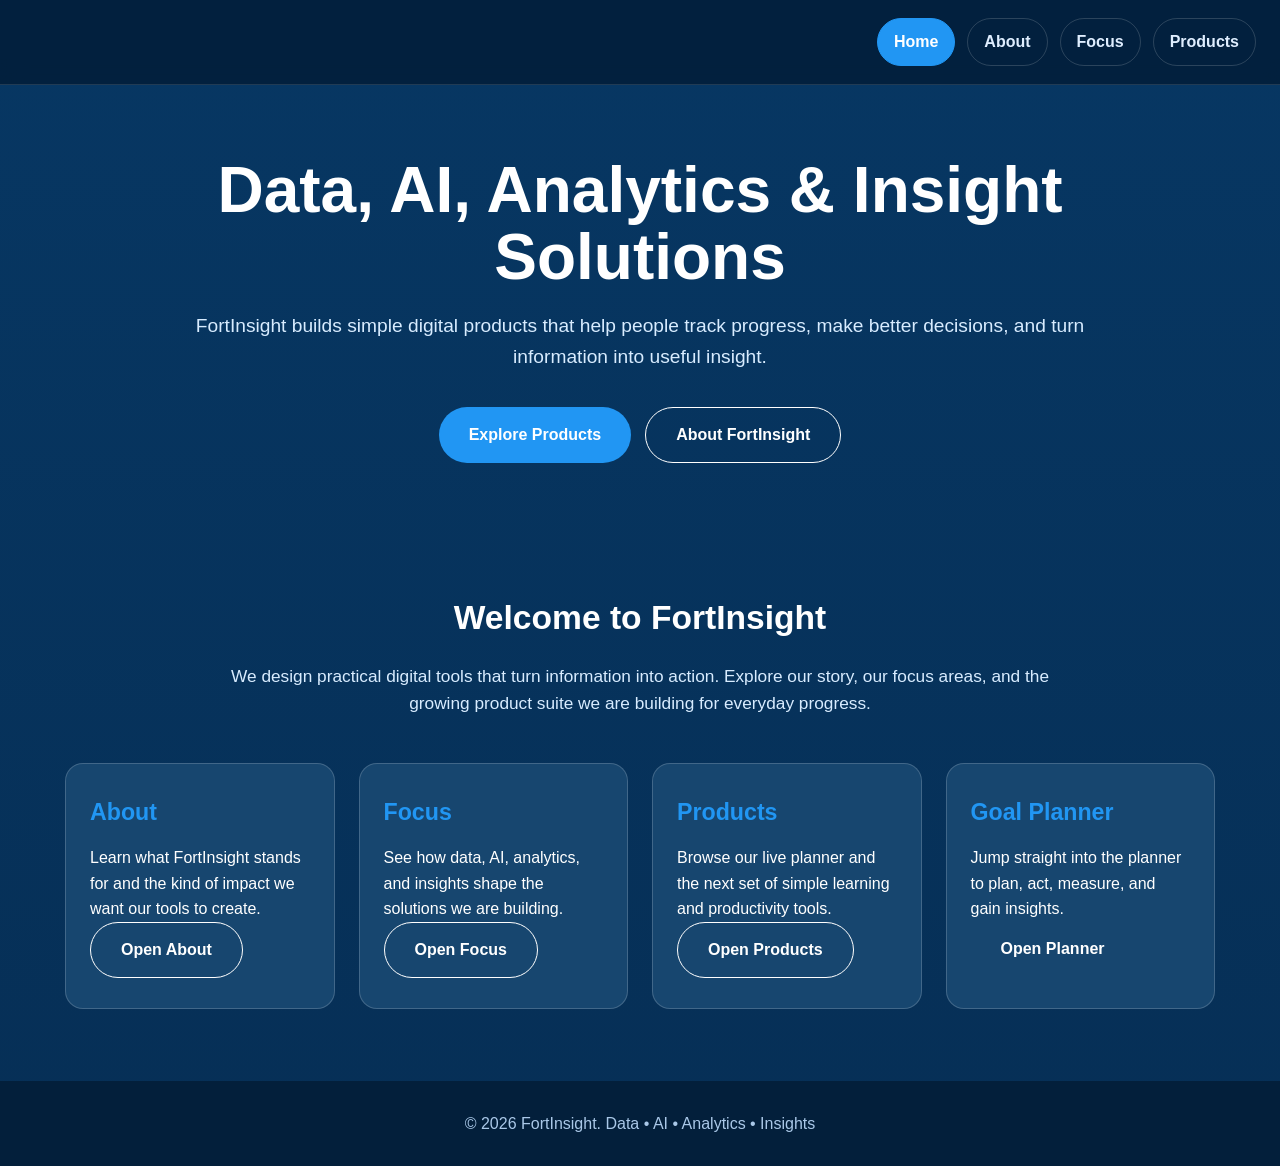
<file: index.html>
<!DOCTYPE html>
<html lang="en">
<head>
  <meta charset="UTF-8" />
  <meta http-equiv="refresh" content="0; url=home.html" />
  <meta name="viewport" content="width=device-width, initial-scale=1.0" />
  <title>FortInsight</title>
  <script>
    window.location.replace("home.html");
  </script>
</head>
<body>
  <p>Redirecting to <a href="home.html">FortInsight Home</a>...</p>
</body>
</html>
</file>
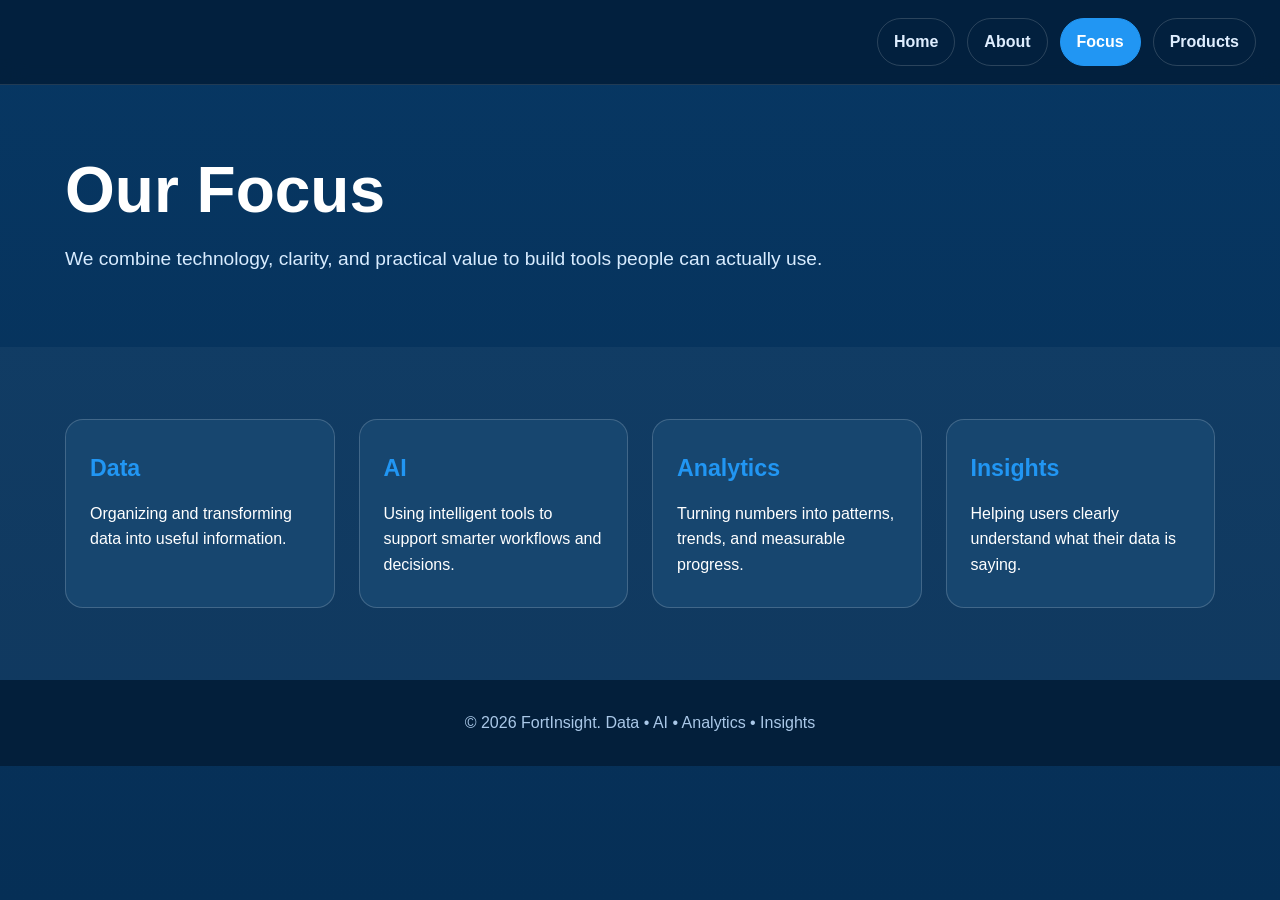
<file: focus.html>
<!DOCTYPE html>
<html lang="en">
<head>
  <meta charset="UTF-8" />
  <meta name="viewport" content="width=device-width, initial-scale=1.0" />
  <title>FortInsight | Focus</title>
  <link rel="manifest" href="manifest.webmanifest">
  <link rel="icon" href="assets/fortinsight-mark.svg" type="image/svg+xml">
  <link rel="apple-touch-icon" href="assets/fortinsight-mark.svg">
  <meta name="theme-color" content="#073763">
  <link rel="stylesheet" href="fortinsight-site.css">
</head>
<body>
  <div class="site-shell">
    <nav class="site-nav" aria-label="FortInsight">
      <a class="site-nav__brand" href="home.html">
        <!-- <img src="assets/fortinsight-logo.png" alt="FortInsight Logo"> -->
      </a>
      <div class="site-nav__links">
        <a href="home.html">Home</a>
        <a href="about.html">About</a>
        <a class="is-active" href="focus.html">Focus</a>
        <a href="products.html">Products</a>
      </div>
    </nav>

    <section class="page-section">
      <div class="page-content">
        <h1>Our Focus</h1>
        <p class="page-lead">
          We combine technology, clarity, and practical value to build tools people can actually use.
        </p>
      </div>
    </section>

    <section class="page-section page-section--soft">
      <div class="page-content">
        <div class="cards">
          <div class="card">
            <h3>Data</h3>
            <p>Organizing and transforming data into useful information.</p>
          </div>
          <div class="card">
            <h3>AI</h3>
            <p>Using intelligent tools to support smarter workflows and decisions.</p>
          </div>
          <div class="card">
            <h3>Analytics</h3>
            <p>Turning numbers into patterns, trends, and measurable progress.</p>
          </div>
          <div class="card">
            <h3>Insights</h3>
            <p>Helping users clearly understand what their data is saying.</p>
          </div>
        </div>
      </div>
    </section>

    <footer class="site-footer">
      <div class="site-footer__inner">
        <p>&copy; 2026 FortInsight. Data • AI • Analytics • Insights</p>
      </div>
    </footer>
  </div>
</body>
</html>
</file>
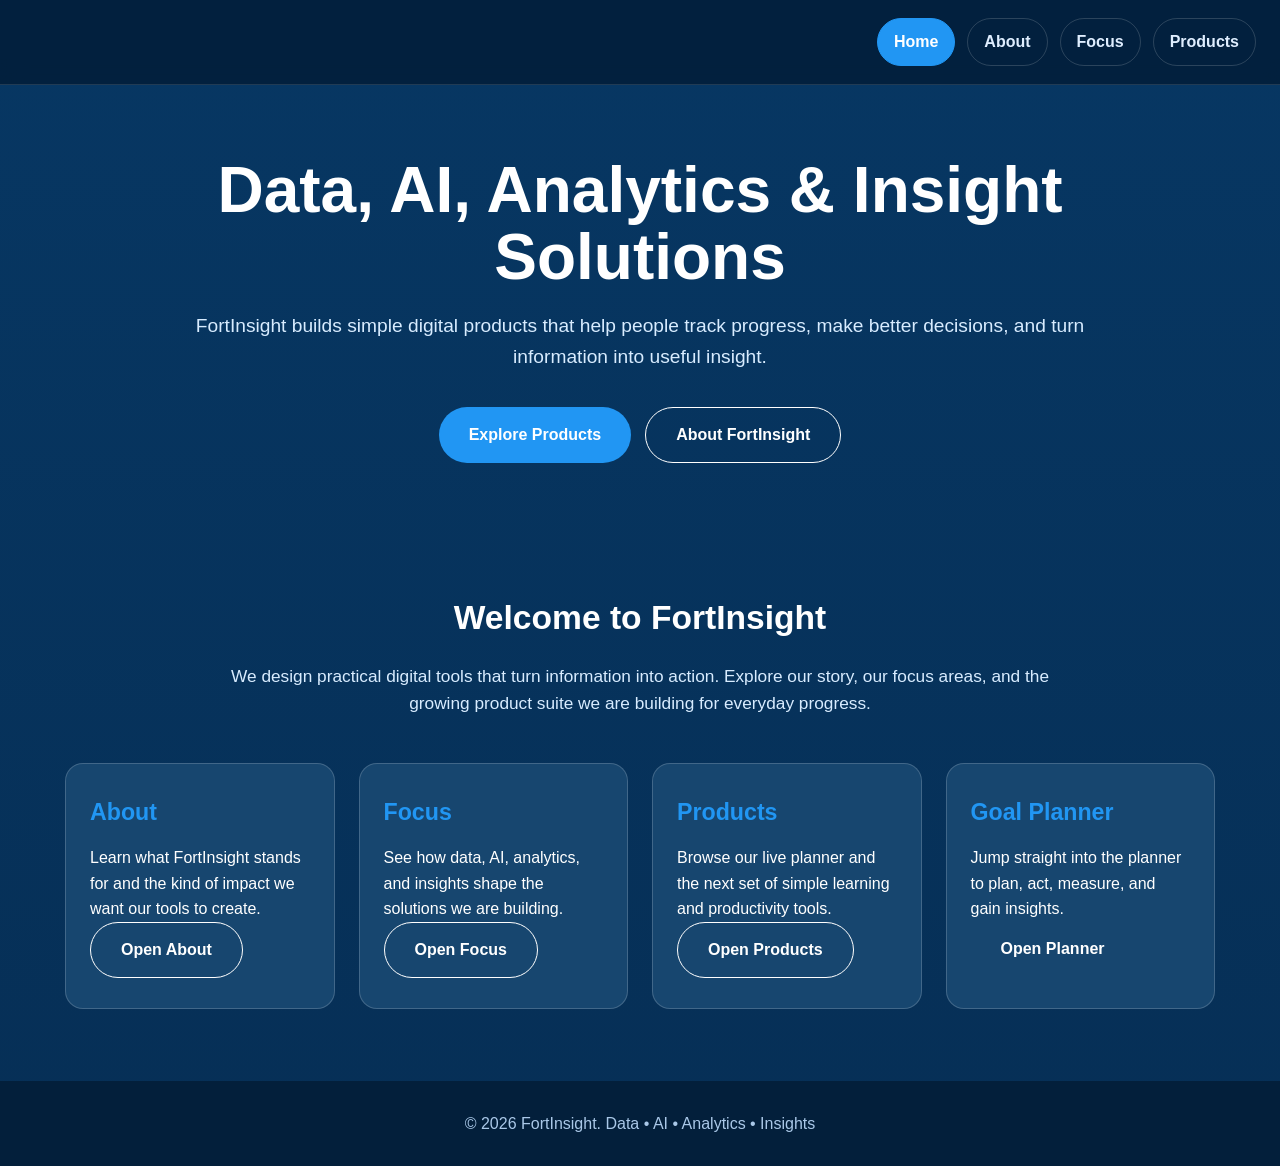
<file: home.html>
<!DOCTYPE html>
<html lang="en">
<head>
  <meta charset="UTF-8" />
  <meta name="viewport" content="width=device-width, initial-scale=1.0" />
  <title>FortInsight | Home</title>
  <link rel="manifest" href="manifest.webmanifest">
  <link rel="icon" href="assets/fortinsight-mark.svg" type="image/svg+xml">
  <link rel="apple-touch-icon" href="assets/fortinsight-mark.svg">
  <meta name="theme-color" content="#073763">
  <meta name="apple-mobile-web-app-capable" content="yes">
  <meta name="apple-mobile-web-app-title" content="FortInsight">
  <link rel="stylesheet" href="fortinsight-site.css">
</head>
<body>
  <div class="site-shell">
    <nav class="site-nav" aria-label="FortInsight">
      <a class="site-nav__brand" href="home.html">
        <!-- <img src="assets/fortinsight-logo.svg" alt="FortInsight Logo"> -->
      </a>
      <div class="site-nav__links">
        <a class="is-active" href="home.html">Home</a>
        <a href="about.html">About</a>
        <a href="focus.html">Focus</a>
        <a href="products.html">Products</a>
      </div>
    </nav>

    <header class="hero">
      <div class="hero-content">
        <h1>Data, AI, Analytics & Insight Solutions</h1>
        <p class="tagline">
          FortInsight builds simple digital products that help people track progress,
          make better decisions, and turn information into useful insight.
        </p>
        <div class="hero-buttons">
          <a href="products.html" class="primary-btn">Explore Products</a>
          <a href="about.html" class="secondary-btn">About FortInsight</a>
        </div>
      </div>
    </header>

    <section class="page-section">
      <div class="page-content">
        <h2 class="section-title">Welcome to FortInsight</h2>
        <p class="section-text">
          We design practical digital tools that turn information into action. Explore our story,
          our focus areas, and the growing product suite we are building for everyday progress.
        </p>
        <div class="cards">
          <div class="card">
            <h3>About</h3>
            <p>Learn what FortInsight stands for and the kind of impact we want our tools to create.</p>
            <p><a class="button-link button-link--secondary" href="about.html">Open About</a></p>
          </div>
          <div class="card">
            <h3>Focus</h3>
            <p>See how data, AI, analytics, and insights shape the solutions we are building.</p>
            <p><a class="button-link button-link--secondary" href="focus.html">Open Focus</a></p>
          </div>
          <div class="card">
            <h3>Products</h3>
            <p>Browse our live planner and the next set of simple learning and productivity tools.</p>
            <p><a class="button-link button-link--secondary" href="products.html">Open Products</a></p>
          </div>
          <div class="card">
            <h3>Goal Planner</h3>
            <p>Jump straight into the planner to plan, act, measure, and gain insights.</p>
            <p><a class="button-link" href="login.html">Open Planner</a></p>
          </div>
        </div>
      </div>
    </section>

    <footer class="site-footer">
      <div class="site-footer__inner">
        <p>&copy; 2026 FortInsight. Data • AI • Analytics • Insights</p>
      </div>
    </footer>
  </div>
</body>
</html>
</file>
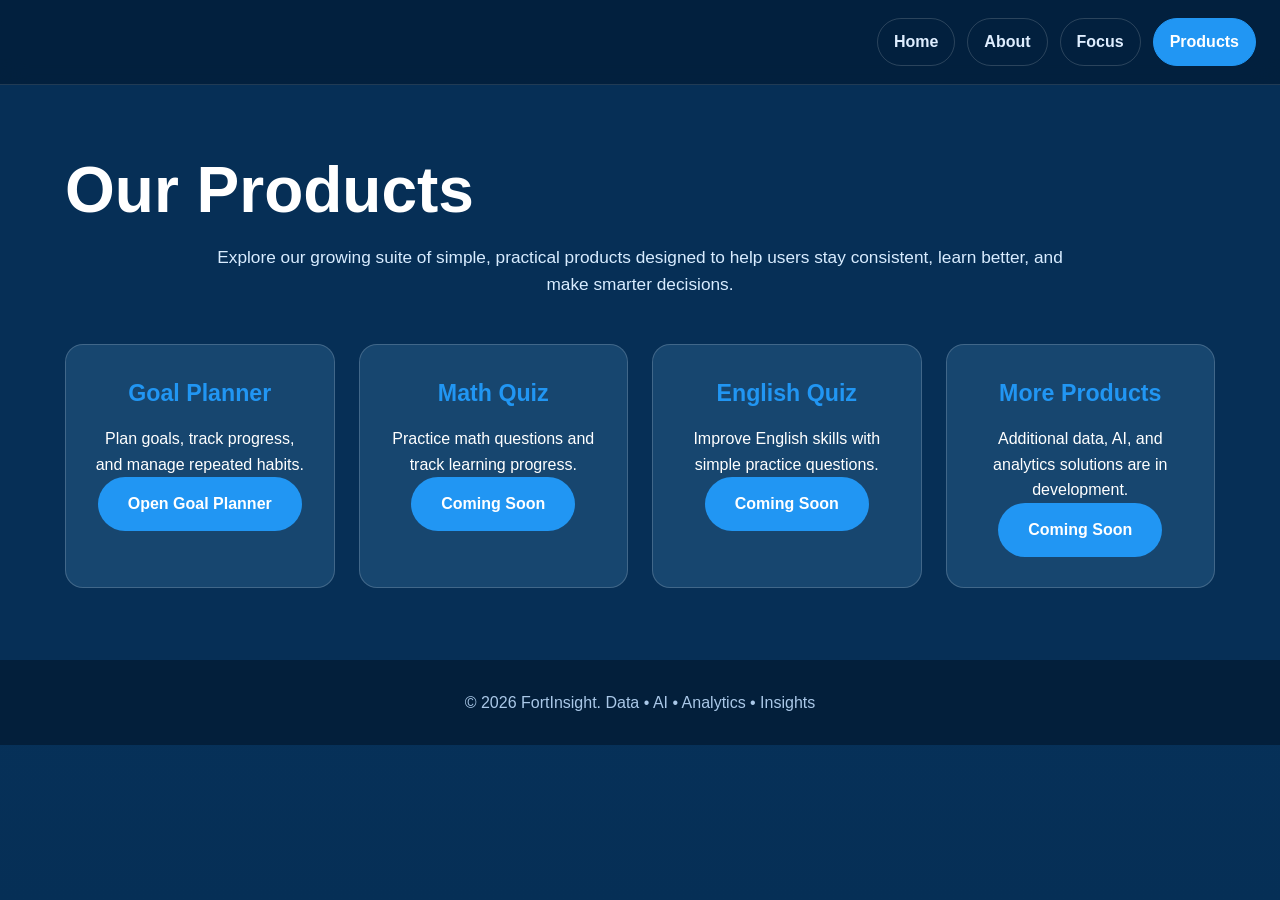
<file: products.html>
<!DOCTYPE html>
<html lang="en">
<head>
  <meta charset="UTF-8" />
  <meta name="viewport" content="width=device-width, initial-scale=1.0" />
  <title>FortInsight | Products</title>
  <link rel="manifest" href="manifest.webmanifest">
  <link rel="icon" href="assets/fortinsight-mark.svg" type="image/svg+xml">
  <link rel="apple-touch-icon" href="assets/fortinsight-mark.svg">
  <meta name="theme-color" content="#073763">
  <link rel="stylesheet" href="fortinsight-site.css">
</head>
<body>
  <div class="site-shell">
    <nav class="site-nav" aria-label="FortInsight">
      <a class="site-nav__brand" href="home.html">
        <!-- <img src="assets/fortinsight-logo.png" alt="FortInsight Logo"> -->
      </a>
      <div class="site-nav__links">
        <a href="home.html">Home</a>
        <a href="about.html">About</a>
        <a href="focus.html">Focus</a>
        <a class="is-active" href="products.html">Products</a>
      </div>
    </nav>

    <section class="page-section products-section">
      <div class="products-inner">
        <h1>Our Products</h1>
        <p class="section-text">
          Explore our growing suite of simple, practical products designed to help users stay
          consistent, learn better, and make smarter decisions.
        </p>

        <div class="cards">
          <div class="product-card">
            <h3>Goal Planner</h3>
            <p>Plan goals, track progress, and manage repeated habits.</p>
            <a href="login.html" class="product-link">Open Goal Planner</a>
          </div>

          <div class="product-card">
            <h3>Math Quiz</h3>
            <p>Practice math questions and track learning progress.</p>
            <a href="#" class="product-link">Coming Soon</a>
          </div>

          <div class="product-card">
            <h3>English Quiz</h3>
            <p>Improve English skills with simple practice questions.</p>
            <a href="#" class="product-link">Coming Soon</a>
          </div>

          <div class="product-card">
            <h3>More Products</h3>
            <p>Additional data, AI, and analytics solutions are in development.</p>
            <a href="#" class="product-link">Coming Soon</a>
          </div>
        </div>
      </div>
    </section>

    <footer class="site-footer">
      <div class="site-footer__inner">
        <p>&copy; 2026 FortInsight. Data • AI • Analytics • Insights</p>
      </div>
    </footer>
  </div>
</body>
</html>
</file>
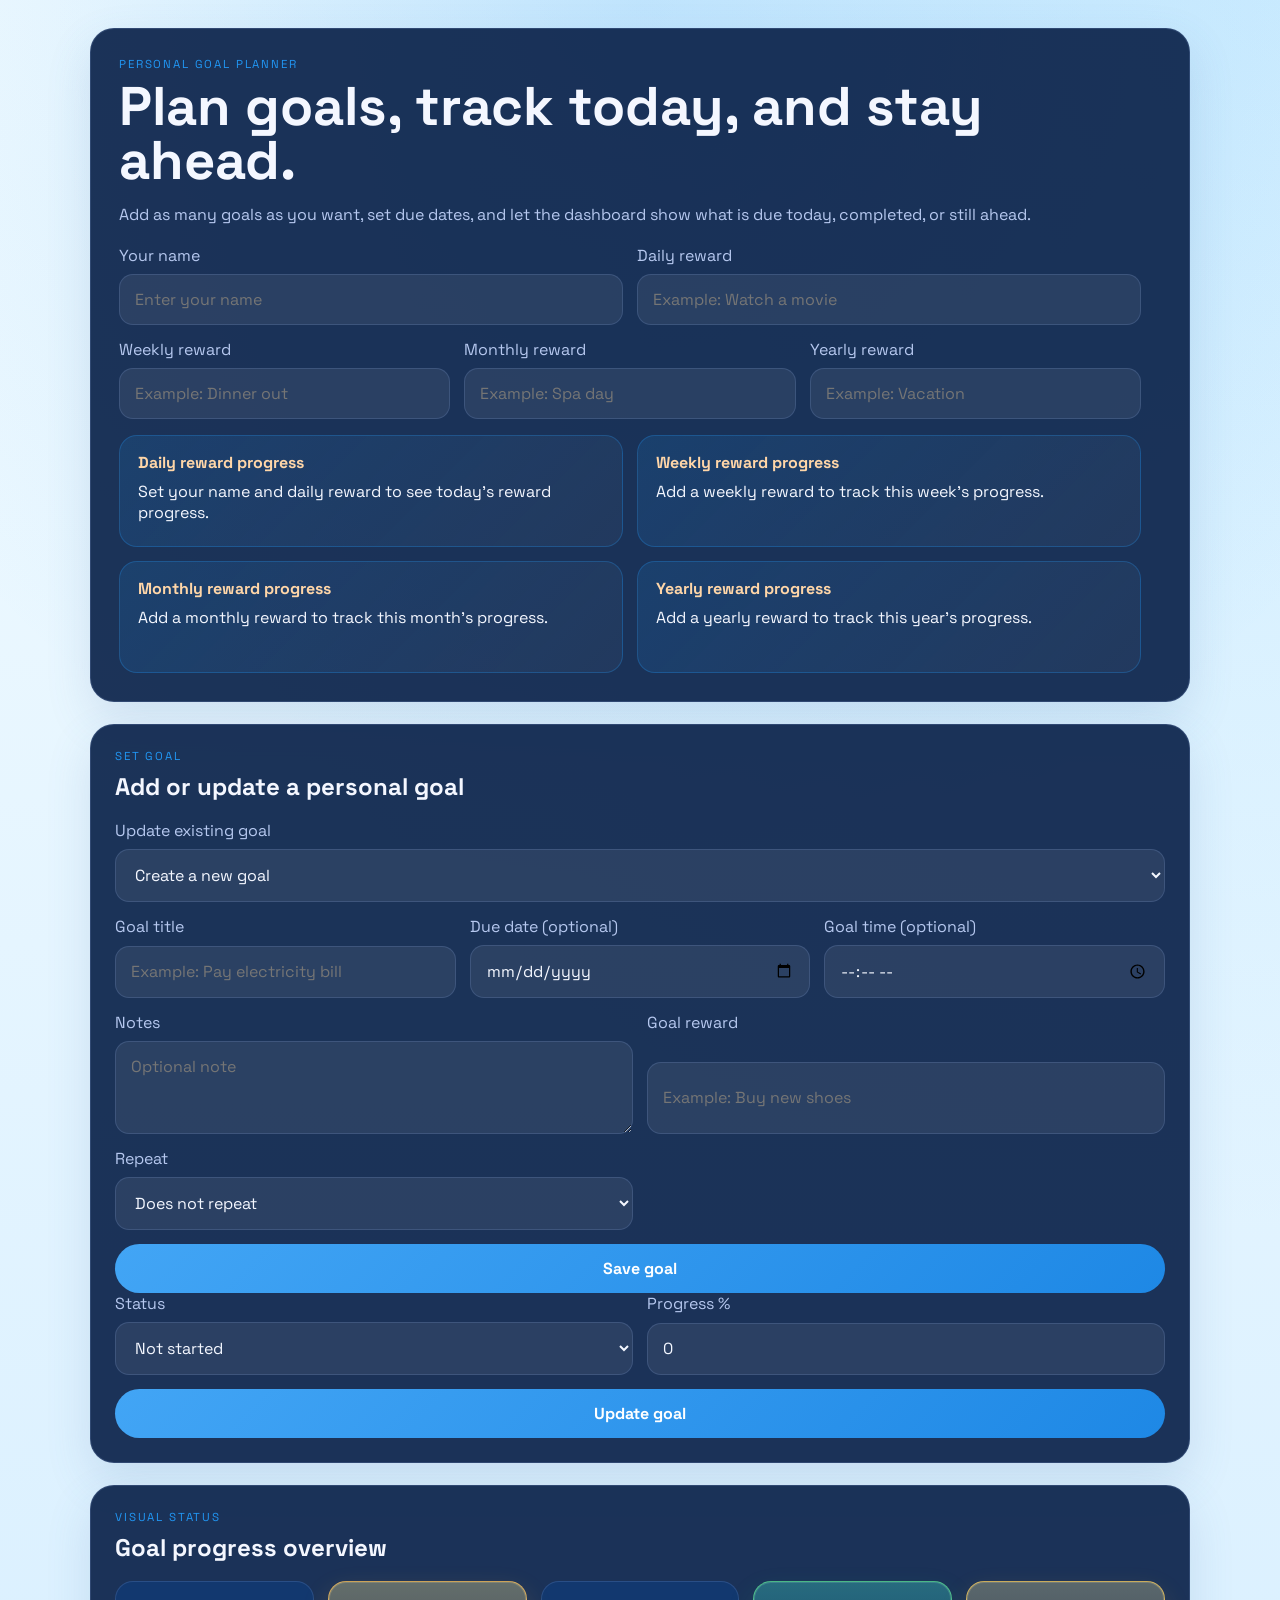
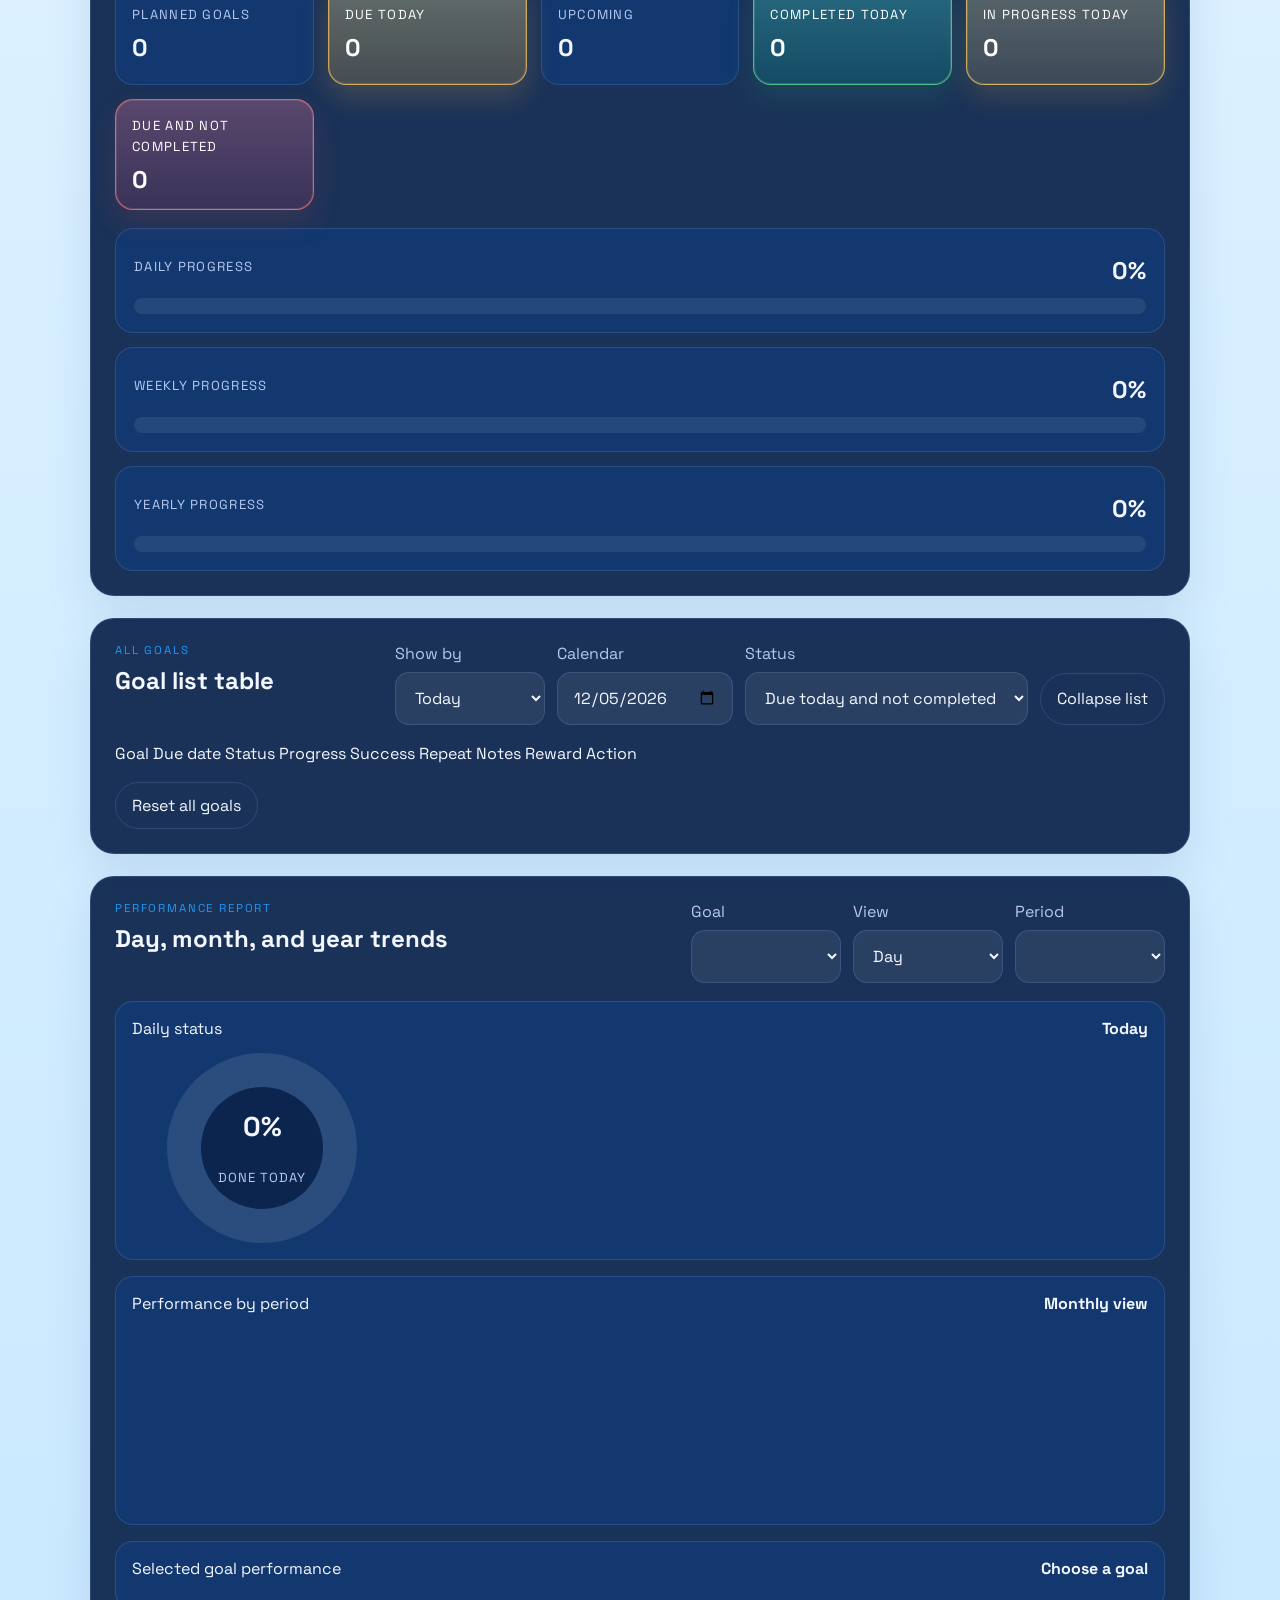
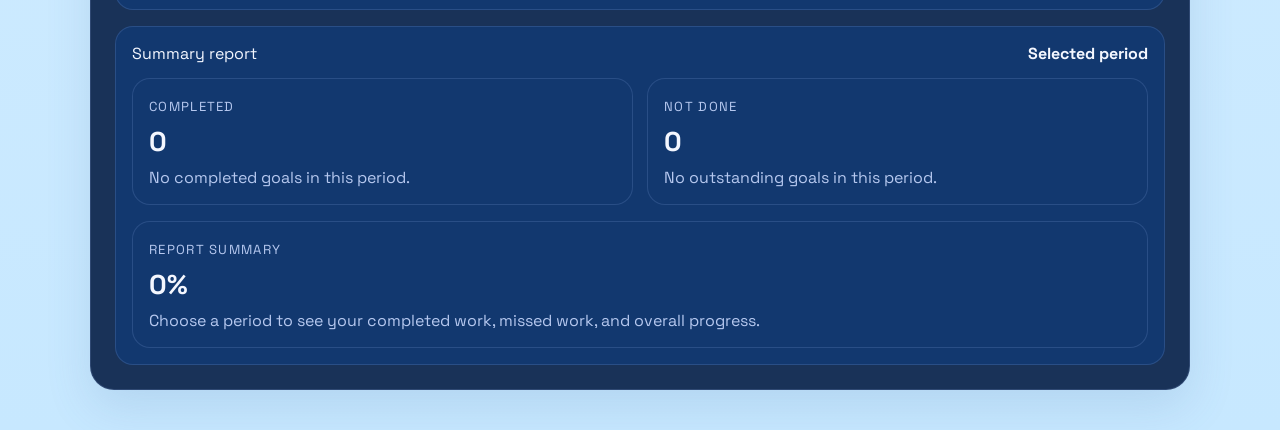
<file: rebuilt-dashboard.html>
<!DOCTYPE html>
<html lang="en">
<head>
  <meta charset="UTF-8">
  <meta name="viewport" content="width=device-width, initial-scale=1.0">
  <title>Personal Daily Goals Dashboard</title>
  <link rel="preconnect" href="https://fonts.googleapis.com">
  <link rel="preconnect" href="https://fonts.gstatic.com" crossorigin>
  <link href="https://fonts.googleapis.com/css2?family=Space+Grotesk:wght@400;500;700&display=swap" rel="stylesheet">
  <link rel="stylesheet" href="styles.css?v=2026-04-22-1">
</head>
<body>
  <div class="app-shell">
    <header class="hero">
      <div>
        <p class="eyebrow">Personal goal planner</p>
        <h1>Plan goals, track today, and stay ahead.</h1>
        <p class="hero-text">
          Add as many goals as you want, set due dates, and let the dashboard show what is due today, completed, or still ahead.
        </p>
        <form id="profileForm" class="profile-form">
          <div class="two-up">
            <label>
              Your name
              <input id="profileName" name="profileName" type="text" placeholder="Enter your name">
            </label>
            <label>
              Daily reward
              <input id="dailyReward" name="dailyReward" type="text" placeholder="Example: Watch a movie">
            </label>
          </div>
          <div class="three-up reward-input-grid">
            <label>
              Weekly reward
              <input id="weeklyReward" name="weeklyReward" type="text" placeholder="Example: Dinner out">
            </label>
            <label>
              Monthly reward
              <input id="monthlyReward" name="monthlyReward" type="text" placeholder="Example: Spa day">
            </label>
            <label>
              Yearly reward
              <input id="yearlyReward" name="yearlyReward" type="text" placeholder="Example: Vacation">
            </label>
          </div>
        </form>
        <div class="reward-banner-grid">
          <div id="rewardBannerDaily" class="reward-banner">
            <strong id="rewardBannerDailyTitle">Daily reward progress</strong>
            <p id="rewardBannerDailyText">Set your name and daily reward to see today’s reward progress.</p>
          </div>
          <div id="rewardBannerWeekly" class="reward-banner">
            <strong id="rewardBannerWeeklyTitle">Weekly reward progress</strong>
            <p id="rewardBannerWeeklyText">Add a weekly reward to track this week’s progress.</p>
          </div>
          <div id="rewardBannerMonthly" class="reward-banner">
            <strong id="rewardBannerMonthlyTitle">Monthly reward progress</strong>
            <p id="rewardBannerMonthlyText">Add a monthly reward to track this month’s progress.</p>
          </div>
          <div id="rewardBannerYearly" class="reward-banner">
            <strong id="rewardBannerYearlyTitle">Yearly reward progress</strong>
            <p id="rewardBannerYearlyText">Add a yearly reward to track this year’s progress.</p>
          </div>
        </div>
      </div>
      <div class="hero-date" id="todayLabel"></div>
    </header>

    <main class="layout">
      <section class="card form-card">
        <div class="section-heading">
          <div>
            <p class="section-label">Set goal</p>
            <h2>Add or update a personal goal</h2>
          </div>
        </div>

        <form id="goalForm" class="goal-form">
          <label>
            Update existing goal
            <select id="goalPicker" name="goalPicker">
              <option value="">Create a new goal</option>
            </select>
          </label>
          <div class="three-up">
            <label>
              Goal title
              <input id="goalTitle" name="goalTitle" type="text" placeholder="Example: Pay electricity bill" required>
            </label>
            <label>
              Due date (optional)
              <input id="goalDate" name="goalDate" type="date">
            </label>
            <label>
              Goal time (optional)
              <input id="goalTime" name="goalTime" type="time">
            </label>
          </div>
          <div class="two-up">
            <label>
              Notes
              <textarea id="goalNotes" name="goalNotes" rows="3" placeholder="Optional note"></textarea>
            </label>
            <label>
              Goal reward
              <input id="goalReward" name="goalReward" type="text" placeholder="Example: Buy new shoes">
            </label>
          </div>
          <div class="two-up">
            <label>
              Repeat
              <select id="goalRepeat" name="goalRepeat">
                <option value="none">Does not repeat</option>
                <option value="daily">Daily</option>
                <option value="weekly">Weekly</option>
                <option value="monthly">Monthly</option>
                <option value="yearly">Yearly</option>
                <option value="custom">Custom</option>
              </select>
            </label>
          </div>
          <div id="customRepeatWrap" class="two-up" hidden>
            <label>
              Repeat every
              <input id="goalRepeatInterval" name="goalRepeatInterval" type="number" min="1" step="1" value="2">
            </label>
            <label>
              Unit
              <select id="goalRepeatUnit" name="goalRepeatUnit">
                <option value="day">Days</option>
                <option value="week">Weeks</option>
                <option value="month">Months</option>
                <option value="year">Years</option>
              </select>
            </label>
          </div>
          <button id="goalSubmitButton" type="submit" class="primary-btn">Save goal</button>
        </form>

        <form id="updateGoalForm" class="goal-form">
          <div class="two-up">
            <label>
              Status
              <select id="updateGoalStatus" name="updateGoalStatus">
                <option value="not-started">Not started</option>
                <option value="in-progress">In progress</option>
                <option value="completed">Completed</option>
              </select>
            </label>
            <label>
              Progress %
              <input id="updateGoalProgress" name="updateGoalProgress" type="number" min="0" max="100" step="5" value="0">
            </label>
          </div>
          <button id="updateGoalSubmitButton" type="submit" class="primary-btn">Update goal</button>
        </form>

        <div id="subGoalSection" class="subgoal-panel" hidden>
          <div class="section-heading subgoal-heading">
            <div>
              <p class="section-label">Sub-goals</p>
              <h2>Break this goal into smaller steps</h2>
            </div>
          </div>
          <form id="subGoalForm" class="goal-form">
            <div class="two-up">
              <label>
                Sub-goal title
                <input id="subGoalTitle" name="subGoalTitle" type="text" placeholder="Example: Draft outline" required>
              </label>
              <label>
                Due date
                <input id="subGoalDate" name="subGoalDate" type="date" required>
              </label>
            </div>
            <button id="subGoalSubmitButton" type="submit" class="primary-btn">Add sub-goal</button>
          </form>
          <div id="selectedSubGoalList" class="subgoal-list"></div>
        </div>

      </section>

      <section class="card stats-card">
        <div class="section-heading">
          <div>
            <p class="section-label">Visual status</p>
            <h2>Goal progress overview</h2>
          </div>
        </div>

        <div class="stats-grid">
          <button id="toggleGoalList" class="stat-box stat-button" type="button" aria-expanded="true" aria-controls="goalList" data-target="allGoalsSection">
            <span>Planned goals</span>
            <strong id="totalGoals">0</strong>
          </button>
          <button class="stat-box stat-button stat-button--warning" type="button" data-target="allGoalsSection" data-range="today">
            <span>Due today</span>
            <strong id="todayGoals">0</strong>
          </button>
          <button class="stat-box stat-button" type="button" data-target="allGoalsSection">
            <span>Upcoming</span>
            <strong id="upcomingGoals">0</strong>
          </button>
          <button class="stat-box stat-button stat-button--success" type="button" data-target="allGoalsSection" data-range="today" data-status="completed">
            <span>Completed today</span>
            <strong id="todayCompletedGoals">0</strong>
          </button>
          <button class="stat-box stat-button stat-button--progress" type="button" data-target="allGoalsSection" data-range="today" data-status="in-progress">
            <span>In progress today</span>
            <strong id="todayInProgressGoals">0</strong>
          </button>
          <button class="stat-box stat-button stat-button--danger" type="button" data-target="allGoalsSection" data-range="all" data-status="due-not-completed">
            <span>Due and not completed</span>
            <strong id="dueNotCompletedGoals">0</strong>
          </button>
        </div>

        <div class="progress-stack">
          <div class="progress-panel">
            <div class="progress-copy">
              <span>Daily progress</span>
              <strong id="dailyProgressValue">0%</strong>
            </div>
            <div class="progress-bar">
              <div id="dailyProgressFill" class="progress-fill"></div>
            </div>
          </div>
          <div class="progress-panel">
            <div class="progress-copy">
              <span>Weekly progress</span>
              <strong id="weeklyProgressValue">0%</strong>
            </div>
            <div class="progress-bar">
              <div id="weeklyProgressFill" class="progress-fill"></div>
            </div>
          </div>
          <div class="progress-panel">
            <div class="progress-copy">
              <span>Yearly progress</span>
              <strong id="yearlyProgressValue">0%</strong>
            </div>
            <div class="progress-bar">
              <div id="yearlyProgressFill" class="progress-fill"></div>
            </div>
          </div>
        </div>
      </section>

      <section id="allGoalsSection" class="card all-goals-card">
        <div class="section-heading">
          <div>
            <p class="section-label">All goals</p>
            <h2>Goal list table</h2>
          </div>
          <div class="report-controls">
            <label class="period-picker">
              Show by
              <select id="goalListRange">
                <option value="all" selected>All</option>
                <option value="today">Today</option>
                <option value="tomorrow">Tomorrow</option>
                <option value="week">Week</option>
                <option value="month">Month</option>
                <option value="year">Year</option>
                <option value="calendar">Calendar</option>
              </select>
            </label>
            <label id="goalListCalendarWrap" class="period-picker" hidden>
              Calendar
              <input id="goalListCalendarDate" type="date">
            </label>
            <label class="period-picker">
              Status
              <select id="goalListStatus">
                <option value="all" selected>All</option>
                <option value="due-not-completed">Due and not completed</option>
                <option value="not-started">Not started</option>
                <option value="in-progress">In progress</option>
                <option value="completed">Completed</option>
              </select>
            </label>
            <button id="toggleGoalTableButton" class="ghost-btn compact-btn" type="button" aria-expanded="true" aria-controls="goalTableWrap">
              Collapse list
            </button>
          </div>
        </div>
        <div id="goalTableWrap" class="goal-table-wrap">
          <div class="goal-table-head">
            <span>Goal</span>
            <span>Due date</span>
            <span>Status</span>
            <span>Progress</span>
            <span>Success</span>
            <span>Repeat</span>
            <span>Notes</span>
            <span>Reward</span>
            <span>Action</span>
          </div>
          <div id="goalList" class="goal-table"></div>
          <button id="resetButton" class="ghost-btn" type="button">Reset all goals</button>
        </div>
      </section>

      <section class="card report-card">
        <div class="section-heading">
          <div>
            <p class="section-label">Performance report</p>
            <h2>Day, month, and year trends</h2>
          </div>
          <div class="report-controls">
            <label class="period-picker">
              Goal
              <select id="goalPerformanceGoal"></select>
            </label>
            <label class="period-picker">
              View
              <select id="reportRange">
                <option value="day" selected>Day</option>
                <option value="week">Week</option>
                <option value="month">Month</option>
                <option value="year">Year</option>
              </select>
            </label>
            <label class="period-picker">
              Period
              <select id="reportPeriod"></select>
            </label>
          </div>
        </div>

        <div class="chart-panel">
          <div class="chart-header">
            <span>Daily status</span>
            <strong id="dailyStatusCaption">Today</strong>
          </div>
          <div class="daily-status-wrap">
            <div class="donut-card">
              <div id="dailyDonut" class="donut-chart">
                <div class="donut-hole">
                  <strong id="dailyDonutValue">0%</strong>
                  <span>Done today</span>
                </div>
              </div>
            </div>
            <div id="dailyStatusLegend" class="daily-legend"></div>
          </div>
        </div>

          <div class="chart-panel">
            <div class="chart-header">
              <span>Performance by period</span>
              <strong id="chartCaption">Monthly view</strong>
            </div>
            <div id="trendChart" class="trend-chart" aria-label="Performance chart"></div>
          </div>

          <div class="chart-panel">
            <div class="chart-header">
              <span>Selected goal performance</span>
              <strong id="goalPerformanceCaption">Choose a goal</strong>
            </div>
            <div id="goalPerformanceList" class="performance-list"></div>
          </div>

          <div class="summary-report">
          <div class="chart-header">
            <span>Summary report</span>
            <strong id="summaryReportCaption">Selected period</strong>
          </div>
          <div class="summary-report-grid">
            <article class="report-box">
              <span class="report-label">Completed</span>
              <strong id="summaryCompleted">0</strong>
              <p id="summaryCompletedText" class="report-text">No completed goals in this period.</p>
            </article>
            <article class="report-box">
              <span class="report-label">Not done</span>
              <strong id="summaryOutstanding">0</strong>
              <p id="summaryOutstandingText" class="report-text">No outstanding goals in this period.</p>
            </article>
          </div>
          <article class="report-box summary-narrative">
            <span class="report-label">Report summary</span>
            <strong id="summaryProgress">0%</strong>
            <p id="summaryNarrative" class="report-text">Choose a period to see your completed work, missed work, and overall progress.</p>
          </article>
        </div>
      </section>
    </main>
  </div>

  <script src="rebuilt-dashboard.js?v=2026-04-23-1"></script>
</body>
</html>
</file>
<file: fortinsight-site.css>
* {
  box-sizing: border-box;
  margin: 0;
  padding: 0;
}

body {
  font-family: Arial, sans-serif;
  background: linear-gradient(180deg, #073763 0%, #062f56 100%);
  color: #ffffff;
  line-height: 1.6;
}

a {
  color: inherit;
}

.site-shell {
  min-height: 100vh;
}

.site-nav {
  position: sticky;
  top: 0;
  z-index: 20;
  display: flex;
  justify-content: space-between;
  align-items: center;
  gap: 18px;
  padding: 18px 24px;
  background: rgba(3, 31, 59, 0.92);
  backdrop-filter: blur(12px);
  border-bottom: 1px solid rgba(255, 255, 255, 0.12);
}

.site-nav__brand img {
  width: 220px;
  max-width: 100%;
  height: auto;
  display: block;
}

.site-nav__links {
  display: flex;
  flex-wrap: wrap;
  gap: 12px;
  align-items: center;
}

.site-nav__links a {
  text-decoration: none;
  padding: 10px 16px;
  border-radius: 999px;
  border: 1px solid rgba(255, 255, 255, 0.16);
  color: #dfeeff;
  font-weight: 700;
}

.site-nav__links a.is-active,
.site-nav__links a:hover,
.site-nav__links a:focus-visible {
  background: #2196f3;
  color: #ffffff;
  border-color: #2196f3;
}

.hero {
  padding: 72px 20px 56px;
}

.hero-content,
.page-content,
.products-inner,
.site-footer__inner {
  max-width: 1150px;
  margin: 0 auto;
}

.hero-content {
  text-align: center;
}

h1 {
  font-size: clamp(2.5rem, 5vw, 4rem);
  line-height: 1.05;
  margin-bottom: 20px;
  font-weight: 800;
}

.tagline,
.page-lead {
  font-size: 1.2rem;
  color: #d8ecff;
  max-width: 900px;
}

.tagline {
  margin: 0 auto 35px;
}

.hero-buttons {
  display: flex;
  flex-wrap: wrap;
  justify-content: center;
  gap: 14px;
}

.hero-buttons a,
.button-link,
.product-link {
  display: inline-flex;
  align-items: center;
  justify-content: center;
  padding: 14px 30px;
  border-radius: 999px;
  text-decoration: none;
  font-weight: 700;
}

.primary-btn,
.product-link {
  background: #2196f3;
  color: #ffffff;
}

.secondary-btn,
.button-link--secondary {
  border: 1px solid #ffffff;
  color: #ffffff;
  background: transparent;
}

.page-section {
  padding: 72px 20px;
}

.page-section--soft {
  background: rgba(255, 255, 255, 0.04);
}

.section-title {
  text-align: center;
  font-size: 2.1rem;
  margin-bottom: 18px;
}

.section-text {
  text-align: center;
  max-width: 850px;
  margin: 0 auto 45px;
  color: #d8ecff;
  font-size: 1.08rem;
}

.cards {
  display: grid;
  grid-template-columns: repeat(4, minmax(0, 1fr));
  gap: 24px;
}

.card,
.product-card,
.feature-panel {
  background: #17466f;
  border: 1px solid rgba(255, 255, 255, 0.18);
  border-radius: 18px;
  padding: 30px 24px;
}

.card h3,
.product-card h3,
.feature-panel h3 {
  color: #2196f3;
  margin-bottom: 14px;
  font-size: 1.45rem;
}

.card p,
.product-card p,
.feature-panel p,
.feature-panel li {
  color: #ffffff;
  font-size: 1rem;
}

.feature-grid {
  display: grid;
  grid-template-columns: repeat(2, minmax(0, 1fr));
  gap: 24px;
}

.feature-panel ul {
  margin: 14px 0 0 18px;
}

.products-section {
  background: #062f56;
}

.product-card {
  text-align: center;
}

.site-footer {
  background: #031f3b;
  padding: 30px 20px;
  color: #aac8e8;
}

.site-footer__inner {
  text-align: center;
}

@media (max-width: 900px) {
  .cards,
  .feature-grid {
    grid-template-columns: repeat(2, minmax(0, 1fr));
  }
}

@media (max-width: 720px) {
  .site-nav {
    flex-direction: column;
    align-items: flex-start;
  }

  .site-nav__links {
    width: 100%;
  }
}

@media (max-width: 560px) {
  .cards,
  .feature-grid {
    grid-template-columns: 1fr;
  }

  .hero-buttons,
  .site-nav__links {
    flex-direction: column;
    align-items: stretch;
  }

  .hero-buttons a,
  .button-link,
  .product-link,
  .site-nav__links a {
    width: 100%;
  }
}
</file>
<file: styles.css>
:root {
  --bg: #d8efff;
  --bg-soft: #edf7ff;
  --panel: rgba(10, 34, 74, 0.92);
  --panel-strong: #12386f;
  --line: rgba(162, 192, 255, 0.16);
  --text: #f4f7ff;
  --muted: #b6c8ef;
  --accent: #2196f3;
  --accent-strong: #0d7dd8;
  --success: #56d6a2;
  --warning: #ffcc66;
  --danger: #ff7d7d;
  --shadow: 0 18px 45px rgba(73, 121, 168, 0.16);
  --radius-lg: 24px;
  --radius-md: 18px;
}

* {
  box-sizing: border-box;
}

body {
  margin: 0;
  min-height: 100vh;
  font-family: "Space Grotesk", sans-serif;
  color: var(--text);
  overflow-x: hidden;
  background:
    radial-gradient(circle at top, rgba(33, 150, 243, 0.18), transparent 24%),
    radial-gradient(circle at right top, rgba(104, 197, 255, 0.24), transparent 32%),
    linear-gradient(180deg, #f2fbff 0%, #d8efff 52%, #c7e8ff 100%);
}

button,
input,
textarea,
select {
  font: inherit;
}

.app-shell {
  width: min(1100px, calc(100% - 28px));
  margin: 0 auto;
  padding: 28px 0 40px;
}

.app-shell--planner {
  width: min(1180px, calc(100% - 28px));
}

.planner-body,
.auth-body {
  min-height: 100vh;
}

.planner-topbar {
  margin-bottom: 22px;
  padding: 18px 20px;
}

.planner-header-details[hidden] {
  display: none !important;
}

.planner-topbar__row,
.planner-topbar__meta,
.planner-brand,
.planner-status,
.planner-topbar__actions {
  display: flex;
  align-items: center;
}

.planner-topbar__row {
  justify-content: space-between;
  gap: 16px;
  align-items: center;
}

.planner-topbar__meta,
.planner-brand,
.planner-status,
.planner-topbar__actions {
  gap: 14px;
}

.planner-brand {
  flex: 0 1 auto;
  min-width: 0;
}

.planner-status {
  justify-content: flex-end;
  flex-wrap: wrap;
}

.planner-topbar__meta {
  flex-direction: column;
  justify-content: flex-end;
  align-items: flex-end;
  flex-wrap: wrap;
  gap: 10px;
}

.planner-home-link {
  display: inline-flex;
  align-items: center;
}

.planner-topbar__actions {
  justify-content: flex-end;
  align-items: center;
  flex-wrap: nowrap;
}

.planner-account-actions {
  display: flex;
  flex-direction: row;
  gap: 10px;
  align-items: center;
}

.planner-home-button {
  text-decoration: none;
}

.planner-home-button,
.planner-account-button,
.planner-logout {
  margin-top: 0;
}

.planner-brand__copy h1 {
  margin: 0;
  font-size: clamp(1.6rem, 3vw, 2.3rem);
}

.menu-panel {
  display: grid;
  gap: 16px;
  margin-top: 18px;
  padding-top: 18px;
  border-top: 1px solid var(--line);
}

.planner-header-toggle-row {
  display: flex;
  justify-content: flex-end;
  margin-top: 14px;
}

.planner-header-toggle {
  min-height: 42px;
}

.planner-menu-heading {
  margin-bottom: -4px;
}

.planner-welcome {
  min-width: 0;
}

.planner-welcome h2 {
  margin: 0;
  font-size: clamp(1.15rem, 2vw, 1.45rem);
  color: #d9ecff;
}

.planner-welcome--inline {
  display: inline-flex;
  align-items: center;
  min-height: 48px;
  padding-right: 0;
}

.planner-welcome--inline h2 {
  white-space: nowrap;
}

.planner-welcome--stacked {
  width: 100%;
  display: flex;
  justify-content: flex-end;
  margin-bottom: 2px;
}

.planner-welcome--stacked h2 {
  white-space: nowrap;
}

.view-nav--drawer {
  position: static;
  top: auto;
  margin-bottom: 0;
}

.planner-profile-form {
  margin-top: 0;
}

.planner-profile-form label {
  display: block;
  max-width: 360px;
}

.planner-profile-form input {
  margin-top: 8px;
}

.planner-logout {
  white-space: nowrap;
  min-height: 48px;
  display: inline-flex;
  align-items: center;
  justify-content: center;
  width: 100%;
}

.planner-account-button {
  min-height: 64px;
  min-width: 220px;
  display: inline-flex;
  align-items: center;
  justify-content: flex-start;
  gap: 12px;
  padding: 12px 18px;
  text-align: left;
  background: rgba(33, 150, 243, 0.12);
  border-color: rgba(33, 150, 243, 0.34);
}

.planner-account-avatar {
  position: relative;
  width: 34px;
  height: 34px;
  flex: 0 0 34px;
  border-radius: 50%;
  background: linear-gradient(135deg, #72c5ff, #2196f3);
  box-shadow: inset 0 1px 0 rgba(255, 255, 255, 0.28);
}

.planner-account-avatar::before,
.planner-account-avatar::after {
  content: "";
  position: absolute;
  left: 50%;
  transform: translateX(-50%);
  background: #ffffff;
}

.planner-account-avatar::before {
  top: 7px;
  width: 10px;
  height: 10px;
  border-radius: 50%;
}

.planner-account-avatar::after {
  bottom: 6px;
  width: 17px;
  height: 9px;
  border-radius: 999px 999px 7px 7px;
}

.planner-account-copy {
  display: grid;
  gap: 2px;
}

.planner-account-copy strong,
.planner-account-copy small {
  display: block;
}

.planner-account-copy strong {
  color: #ffffff;
  font-size: 0.98rem;
  line-height: 1.1;
}

.planner-account-copy small {
  color: #b9d8ff;
  font-size: 0.76rem;
  letter-spacing: 0.04em;
}

.planner-topbar__meta {
  min-width: 0;
}

.planner-topbar__actions {
  display: flex;
  gap: 14px;
}

.completed-report-list {
  display: grid;
  gap: 12px;
}

.completed-report-item {
  display: flex;
  justify-content: space-between;
  gap: 14px;
  align-items: center;
  padding: 14px 16px;
  border: 1px solid var(--line);
  border-radius: var(--radius-md);
  background: var(--panel-strong);
}

.completed-report-meta {
  display: flex;
  flex-wrap: wrap;
  gap: 8px;
  justify-content: flex-end;
}

.auth-shell {
  width: min(980px, calc(100% - 28px));
  margin: 0 auto;
  padding: 40px 0;
}

.auth-card {
  display: grid;
  gap: 18px;
  justify-items: start;
}

.auth-copy h1 {
  margin: 0;
}

.auth-form {
  width: 100%;
}

.auth-input-grid {
  grid-template-columns: repeat(2, minmax(220px, 1fr));
}

.auth-input-grid label:first-child {
  grid-column: 1 / -1;
}

.auth-actions {
  display: flex;
  flex-wrap: wrap;
  gap: 12px;
  margin-top: 12px;
}

.auth-back-link {
  display: inline-flex;
  align-items: center;
  justify-content: center;
  text-decoration: none;
}

.auth-message {
  margin-top: 12px;
  min-height: 24px;
  color: var(--muted);
}

.planner-status-message {
  min-height: 24px;
  margin: 0 0 14px;
  color: #d9ecff;
  font-weight: 600;
}

.planner-status-message.is-success {
  color: #8df0c0;
}

.planner-status-message.is-error {
  color: #ffb2b2;
}

.status-update-panel {
  display: grid;
  gap: 10px;
  padding: 14px 16px;
  border: 1px solid var(--line);
  border-radius: var(--radius-md);
  background: rgba(255, 255, 255, 0.04);
}

.status-update-panel__label {
  margin: 0;
  color: var(--muted);
  text-transform: uppercase;
  letter-spacing: 0.08em;
  font-size: 0.78rem;
}

.status-chip-group--form .status-chip {
  min-width: 140px;
  justify-content: center;
  text-align: center;
}

.auth-panel-copy h2 {
  margin: 0;
}

.update-password-form {
  width: 100%;
}

.view-nav {
  position: sticky;
  top: 10px;
  z-index: 20;
  display: grid;
  grid-template-columns: repeat(3, minmax(0, 1fr));
  gap: 10px;
  margin-bottom: 22px;
  padding: 10px;
  border: 1px solid rgba(10, 34, 74, 0.12);
  border-radius: 20px;
  background: rgba(244, 247, 255, 0.76);
  backdrop-filter: blur(12px);
}

.view-tab {
  border: 0;
  padding: 12px 10px;
  border-radius: 14px;
  background: rgba(10, 34, 74, 0.08);
  color: #12386f;
  font-weight: 700;
  cursor: pointer;
  transition: transform 160ms ease, background 160ms ease, color 160ms ease, box-shadow 160ms ease;
}

.view-tab:hover,
.view-tab:focus-visible {
  background: rgba(33, 150, 243, 0.22);
  color: #0a224a;
  transform: translateY(-1px);
}

.view-tab.is-active {
  background: linear-gradient(135deg, #42a5f5, #1e88e5);
  color: #0a224a;
  box-shadow: 0 10px 20px rgba(33, 150, 243, 0.24);
}

[data-view-panel][hidden] {
  display: none !important;
}

.hero,
.card {
  background: var(--panel);
  border: 1px solid var(--line);
  border-radius: var(--radius-lg);
  box-shadow: var(--shadow);
}

.hero {
  display: flex;
  justify-content: space-between;
  gap: 20px;
  align-items: flex-start;
  padding: 28px;
  margin-bottom: 22px;
}

.eyebrow,
.section-label {
  margin: 0 0 8px;
  text-transform: uppercase;
  letter-spacing: 0.16em;
  font-size: 0.72rem;
  color: var(--accent);
}

.hero h1,
.section-heading h2 {
  margin: 0;
}

.hero h1 {
  font-size: clamp(2rem, 5vw, 3.4rem);
  line-height: 1;
}

.hero-text,
label,
.goal-meta,
.empty-state {
  color: var(--muted);
}

.profile-form {
  margin-top: 20px;
}

.reward-input-grid {
  margin-top: 14px;
}

.reward-banner-grid {
  display: grid;
  grid-template-columns: repeat(2, minmax(0, 1fr));
  gap: 14px;
  margin-top: 16px;
}

.reward-banner {
  padding: 16px 18px;
  border-radius: var(--radius-md);
  border: 1px solid rgba(33, 150, 243, 0.28);
  background: linear-gradient(135deg, rgba(33, 150, 243, 0.14), rgba(255, 255, 255, 0.04));
  transition: transform 180ms ease, box-shadow 180ms ease, border-color 180ms ease, background 180ms ease;
  min-height: 112px;
}

.reward-banner strong {
  display: block;
  color: #ffd6a8;
}

.reward-banner p {
  margin: 8px 0 0;
  color: var(--text);
}

.reward-banner--ready {
  border-color: rgba(86, 214, 162, 0.38);
  background: linear-gradient(135deg, rgba(86, 214, 162, 0.2), rgba(255, 255, 255, 0.05));
  box-shadow: 0 14px 32px rgba(25, 139, 102, 0.14);
}

.reward-banner--ready strong,
.reward-banner--success strong {
  color: #dffff1;
}

.reward-banner--success {
  border-color: rgba(86, 214, 162, 0.6);
  background: linear-gradient(135deg, rgba(86, 214, 162, 0.34), rgba(34, 94, 71, 0.35));
  box-shadow: 0 16px 36px rgba(20, 120, 87, 0.24);
}

.reward-banner--pop {
  animation: reward-pop 260ms ease;
}

@keyframes reward-pop {
  0% {
    transform: scale(0.98);
  }
  60% {
    transform: scale(1.02);
  }
  100% {
    transform: scale(1);
  }
}

.hero-date {
  display: block;
  padding: 0;
  border: 0;
  background: transparent;
  min-height: 0;
  color: #ffffff;
  font-size: 0.98rem;
  text-align: right;
  white-space: nowrap;
  margin-top: 0;
}

#customRepeatWrap {
  margin-top: 4px;
  padding: 10px 12px;
  border: 1px solid rgba(33, 150, 243, 0.22);
  border-radius: var(--radius-md);
  background: linear-gradient(180deg, rgba(33, 150, 243, 0.08), rgba(255, 255, 255, 0.02));
}

#customRepeatWrap[hidden] {
  display: none;
}

.custom-repeat-pop {
  animation: custom-repeat-pop 220ms ease;
}

@keyframes custom-repeat-pop {
  0% {
    opacity: 0;
    transform: translateY(-6px) scale(0.98);
  }
  100% {
    opacity: 1;
    transform: translateY(0) scale(1);
  }
}

.layout {
  display: grid;
  grid-template-columns: repeat(12, 1fr);
  gap: 22px;
}

.card {
  padding: 24px;
}

.form-card,
.all-goals-card,
.report-card,
.stats-card,
.all-goals-card,
.today-card {
  grid-column: span 12;
}

.form-card,
.stats-card {
  width: 100%;
  justify-self: stretch;
}

.section-heading {
  display: flex;
  justify-content: space-between;
  gap: 16px;
  align-items: flex-start;
  margin-bottom: 18px;
}

.access-actions,
.access-meta,
.access-button-row {
  display: flex;
  flex-wrap: wrap;
  gap: 10px;
  align-items: center;
}

.action-switch {
  margin-bottom: 18px;
}

.access-panel {
  padding: 18px;
  border-radius: var(--radius-md);
  border: 1px solid var(--line);
  background: linear-gradient(180deg, rgba(255, 255, 255, 0.08), rgba(255, 255, 255, 0.04));
}

.access-panel--simple {
  display: grid;
  gap: 8px;
}

.access-kicker {
  margin: 0 0 8px;
  color: var(--accent);
  text-transform: uppercase;
  letter-spacing: 0.14em;
  font-size: 0.72rem;
}

.access-panel h3 {
  margin: 0;
  font-size: 1.25rem;
}

.access-text,
.access-hint {
  color: var(--muted);
}

.access-text {
  margin: 10px 0 14px;
}

.access-hint {
  margin: 14px 0 0;
  font-size: 0.94rem;
}

.mode-badge {
  display: inline-flex;
  align-items: center;
  gap: 8px;
  padding: 10px 14px;
  border-radius: 999px;
  border: 1px solid rgba(255, 255, 255, 0.12);
  background: rgba(255, 255, 255, 0.08);
  color: var(--text);
  font-size: 0.88rem;
}

.mode-badge--local {
  border-color: rgba(255, 204, 102, 0.28);
  background: rgba(255, 204, 102, 0.12);
}

.goal-form,
.two-up,
.three-up {
  display: grid;
  gap: 14px;
}

.subgoal-panel {
  margin-top: 18px;
  padding-top: 18px;
  border-top: 1px solid var(--line);
}

.subgoal-heading {
  margin-bottom: 14px;
}

.two-up {
  grid-template-columns: repeat(2, 1fr);
}

.three-up {
  grid-template-columns: repeat(3, 1fr);
}

label {
  display: grid;
  gap: 8px;
}

input,
textarea,
select {
  width: 100%;
  padding: 14px 15px;
  border-radius: 14px;
  border: 1px solid var(--line);
  background: rgba(255, 255, 255, 0.07);
  color: var(--text);
}

option {
  color: #163454;
  background: #f4f7ff;
}

input:focus,
textarea:focus,
select:focus {
  outline: 2px solid rgba(104, 197, 255, 0.25);
  border-color: var(--accent);
}

.field-highlight {
  animation: field-highlight-pulse 1.8s ease;
  border-color: rgba(33, 150, 243, 0.95);
  box-shadow: 0 0 0 3px rgba(33, 150, 243, 0.18);
}

@keyframes field-highlight-pulse {
  0% {
    border-color: rgba(33, 150, 243, 0.98);
    box-shadow: 0 0 0 0 rgba(33, 150, 243, 0.34);
  }
  45% {
    border-color: rgba(255, 196, 104, 0.98);
    box-shadow: 0 0 0 8px rgba(33, 150, 243, 0.08);
  }
  100% {
    border-color: rgba(33, 150, 243, 0.95);
    box-shadow: 0 0 0 3px rgba(33, 150, 243, 0.18);
  }
}

.primary-btn,
.ghost-btn,
.status-select {
  border-radius: 999px;
}

.status-select {
  appearance: auto;
  -webkit-appearance: auto;
  -moz-appearance: auto;
  box-shadow: inset 0 0 0 1px rgba(255,255,255,0.05);
  font-weight: 700;
}

.status-select--completed {
  background-color: rgba(46, 166, 92, 0.28);
  background-image: linear-gradient(135deg, rgba(67, 201, 126, 0.34), rgba(46, 166, 92, 0.42));
  border-color: rgba(95, 225, 148, 0.52);
  color: #eafff1;
}

.status-select--not-started {
  background-color: rgba(183, 41, 41, 0.22);
  background-image: linear-gradient(135deg, rgba(255, 107, 107, 0.26), rgba(183, 41, 41, 0.36));
  border-color: rgba(255, 122, 122, 0.48);
  color: #ffe9e9;
}

.status-select--in-progress {
  background-color: rgba(201, 147, 34, 0.24);
  background-image: linear-gradient(135deg, rgba(255, 214, 102, 0.3), rgba(201, 147, 34, 0.38));
  border-color: rgba(255, 210, 94, 0.5);
  color: #fff7dc;
}

.primary-btn,
.ghost-btn,
.remove-btn {
  cursor: pointer;
}

.stat-button {
  text-align: left;
  border: 1px solid var(--line);
  width: 100%;
  transition: transform 180ms ease, background 180ms ease, border-color 180ms ease, box-shadow 180ms ease;
}

.stat-button--warning,
.stat-button--success,
.stat-button--progress,
.stat-button--danger {
  position: relative;
  overflow: hidden;
}

.stat-box.stat-button--warning {
  border-color: rgba(255, 196, 92, 0.72);
  background:
    linear-gradient(180deg, rgba(255, 214, 102, 0.34), rgba(181, 118, 18, 0.32)),
    var(--panel-strong);
  box-shadow: inset 0 0 0 1px rgba(255, 224, 148, 0.18), 0 12px 28px rgba(255, 186, 64, 0.18);
  animation: statPulseWarning 3.8s ease-in-out infinite;
}

.stat-box.stat-button--success {
  border-color: rgba(95, 225, 148, 0.72);
  background:
    linear-gradient(180deg, rgba(86, 214, 162, 0.32), rgba(27, 116, 77, 0.3)),
    var(--panel-strong);
  box-shadow: inset 0 0 0 1px rgba(170, 246, 204, 0.16), 0 12px 28px rgba(40, 179, 111, 0.16);
  animation: statPulseSuccess 3.8s ease-in-out infinite;
}

.stat-box.stat-button--progress {
  border-color: rgba(255, 210, 94, 0.72);
  background:
    linear-gradient(180deg, rgba(255, 214, 102, 0.3), rgba(173, 116, 24, 0.28)),
    var(--panel-strong);
  box-shadow: inset 0 0 0 1px rgba(255, 233, 171, 0.16), 0 12px 28px rgba(238, 180, 53, 0.16);
  animation: statPulseProgress 3.8s ease-in-out infinite;
}

.stat-box.stat-button--danger {
  border-color: rgba(255, 122, 122, 0.72);
  background:
    linear-gradient(180deg, rgba(255, 107, 107, 0.3), rgba(148, 38, 38, 0.3)),
    var(--panel-strong);
  box-shadow: inset 0 0 0 1px rgba(255, 188, 188, 0.15), 0 12px 28px rgba(215, 72, 72, 0.16);
  animation: statPulseDanger 3.8s ease-in-out infinite;
}

.stat-box.stat-button--warning span,
.stat-box.stat-button--warning strong,
.stat-box.stat-button--success span,
.stat-box.stat-button--success strong,
.stat-box.stat-button--progress span,
.stat-box.stat-button--progress strong,
.stat-box.stat-button--danger span,
.stat-box.stat-button--danger strong {
  color: #ffffff;
}

.stat-box.stat-button--warning:hover,
.stat-box.stat-button--warning:focus-visible {
  background:
    linear-gradient(180deg, rgba(255, 214, 102, 0.42), rgba(181, 118, 18, 0.36)),
    var(--panel-strong);
  border-color: rgba(255, 196, 92, 0.82);
}

.stat-box.stat-button--success:hover,
.stat-box.stat-button--success:focus-visible {
  background:
    linear-gradient(180deg, rgba(86, 214, 162, 0.42), rgba(27, 116, 77, 0.36)),
    var(--panel-strong);
  border-color: rgba(95, 225, 148, 0.82);
}

.stat-box.stat-button--progress:hover,
.stat-box.stat-button--progress:focus-visible {
  background:
    linear-gradient(180deg, rgba(255, 214, 102, 0.4), rgba(173, 116, 24, 0.34)),
    var(--panel-strong);
  border-color: rgba(255, 210, 94, 0.82);
}

.stat-box.stat-button--danger:hover,
.stat-box.stat-button--danger:focus-visible {
  background:
    linear-gradient(180deg, rgba(255, 107, 107, 0.4), rgba(148, 38, 38, 0.34)),
    var(--panel-strong);
  border-color: rgba(255, 122, 122, 0.82);
}

.stat-button:hover,
.stat-button:focus-visible {
  background: linear-gradient(180deg, rgba(33, 150, 243, 0.2), rgba(255, 255, 255, 0.42));
  border-color: rgba(33, 150, 243, 0.45);
  box-shadow: 0 0 0 1px rgba(33, 150, 243, 0.18);
  transform: translateY(-1px);
}

.stat-button:focus-visible {
  outline: 2px solid rgba(104, 197, 255, 0.3);
  outline-offset: 2px;
}

@keyframes statPulseWarning {
  0%, 100% {
    box-shadow: inset 0 0 0 1px rgba(255, 209, 102, 0.08), 0 0 0 rgba(255, 209, 102, 0);
  }
  50% {
    box-shadow: inset 0 0 0 1px rgba(255, 209, 102, 0.14), 0 0 18px rgba(255, 209, 102, 0.09);
  }
}

@keyframes statPulseSuccess {
  0%, 100% {
    box-shadow: inset 0 0 0 1px rgba(86, 214, 162, 0.08), 0 0 0 rgba(86, 214, 162, 0);
  }
  50% {
    box-shadow: inset 0 0 0 1px rgba(86, 214, 162, 0.14), 0 0 18px rgba(86, 214, 162, 0.08);
  }
}

@keyframes statPulseProgress {
  0%, 100% {
    box-shadow: inset 0 0 0 1px rgba(255, 214, 102, 0.08), 0 0 0 rgba(255, 214, 102, 0);
  }
  50% {
    box-shadow: inset 0 0 0 1px rgba(255, 214, 102, 0.14), 0 0 18px rgba(255, 214, 102, 0.08);
  }
}

@keyframes statPulseDanger {
  0%, 100% {
    box-shadow: inset 0 0 0 1px rgba(255, 107, 107, 0.08), 0 0 0 rgba(255, 107, 107, 0);
  }
  50% {
    box-shadow: inset 0 0 0 1px rgba(255, 107, 107, 0.14), 0 0 18px rgba(255, 107, 107, 0.08);
  }
}

.primary-btn {
  border: 0;
  padding: 14px 18px;
  font-weight: 700;
  color: #ffffff;
  background: linear-gradient(135deg, #42a5f5 0%, #1e88e5 100%);
}

.primary-btn:hover,
.primary-btn:focus-visible {
  background: linear-gradient(135deg, #64b5f6 0%, #2196f3 100%);
  box-shadow: 0 0 0 1px rgba(33, 150, 243, 0.24), 0 10px 24px rgba(17, 96, 166, 0.2);
  transform: translateY(-1px);
}

.ghost-btn {
  margin-top: 18px;
  border: 1px solid var(--line);
  padding: 12px 16px;
  color: var(--text);
  background: transparent;
}

.compact-btn {
  margin-top: 30px;
  white-space: nowrap;
}

.inline-btn {
  margin-top: 0;
}

.ghost-btn:hover,
.ghost-btn:focus-visible {
  background: rgba(33, 150, 243, 0.12);
  border-color: rgba(33, 150, 243, 0.38);
  box-shadow: 0 0 0 1px rgba(33, 150, 243, 0.14);
}

.stats-grid {
  display: grid;
  grid-template-columns: repeat(auto-fit, minmax(180px, 1fr));
  gap: 14px;
  margin-bottom: 18px;
}

.stat-box,
.progress-panel,
.goal-item,
.report-box,
.chart-panel,
.goal-performance {
  border: 1px solid var(--line);
  background: var(--panel-strong);
  border-radius: var(--radius-md);
}

.stat-box {
  padding: 14px 16px;
  min-height: 104px;
}

.stat-box span,
.progress-copy span,
.pill {
  color: var(--muted);
  font-size: 0.82rem;
  text-transform: uppercase;
  letter-spacing: 0.1em;
}

.stat-box strong,
.progress-copy strong {
  display: block;
  margin-top: 8px;
  font-size: 1.5rem;
  color: var(--text);
}

.progress-panel {
  padding: 18px;
}

.progress-stack {
  display: grid;
  gap: 14px;
}

.progress-copy {
  display: flex;
  justify-content: space-between;
  align-items: center;
  gap: 14px;
  margin-bottom: 12px;
}

.progress-bar {
  width: 100%;
  height: 16px;
  border-radius: 999px;
  overflow: hidden;
  background: rgba(255, 255, 255, 0.08);
}

.progress-fill {
  height: 100%;
  width: 0%;
  background: linear-gradient(90deg, var(--success), var(--accent));
  transition: width 240ms ease;
}

.period-picker {
  min-width: 150px;
}

.report-controls {
  display: flex;
  gap: 12px;
  flex-wrap: wrap;
}

.report-box,
.chart-panel,
.goal-performance,
.summary-report {
  padding: 16px;
}

.report-label {
  color: var(--muted);
  font-size: 0.82rem;
  text-transform: uppercase;
  letter-spacing: 0.1em;
}

.report-box strong {
  display: block;
  margin-top: 8px;
  font-size: 1.7rem;
}

.report-text {
  color: var(--muted);
  margin: 8px 0 0;
}

.chart-panel {
  margin-bottom: 16px;
}

.chart-header {
  display: flex;
  justify-content: space-between;
  gap: 12px;
  align-items: center;
  margin-bottom: 14px;
}

.daily-status-wrap {
  display: grid;
  grid-template-columns: 260px 1fr;
  gap: 22px;
  align-items: center;
}

.donut-card {
  display: flex;
  justify-content: center;
}

.donut-chart {
  width: 190px;
  height: 190px;
  border-radius: 50%;
  display: grid;
  place-items: center;
  background: conic-gradient(var(--accent) 0deg, rgba(255, 255, 255, 0.1) 0deg);
}

.donut-hole {
  width: 122px;
  height: 122px;
  border-radius: 50%;
  background: var(--panel);
  display: grid;
  place-items: center;
  text-align: center;
  padding: 10px;
}

.donut-hole strong {
  display: block;
  font-size: 1.7rem;
}

.donut-hole span {
  color: var(--muted);
  font-size: 0.82rem;
  text-transform: uppercase;
  letter-spacing: 0.08em;
}

.daily-legend {
  display: grid;
  gap: 10px;
}

.legend-item {
  display: flex;
  justify-content: space-between;
  gap: 12px;
  align-items: center;
  padding: 12px 14px;
  border: 1px solid var(--line);
  border-radius: 14px;
  background: rgba(255, 255, 255, 0.04);
}

.legend-label {
  display: inline-flex;
  align-items: center;
  gap: 10px;
}

.legend-dot {
  width: 12px;
  height: 12px;
  border-radius: 50%;
}

.legend-value {
  color: var(--muted);
}

.trend-chart {
  display: grid;
  grid-template-columns: repeat(auto-fit, minmax(48px, 1fr));
  gap: 10px;
  align-items: end;
  min-height: 180px;
}

.chart-col {
  display: grid;
  gap: 8px;
  align-items: end;
  justify-items: center;
}

.chart-bar-wrap {
  width: 100%;
  height: 130px;
  display: flex;
  align-items: end;
}

.chart-bar {
  width: 100%;
  border-radius: 12px 12px 4px 4px;
  min-height: 8px;
}

.chart-bar.good {
  background: linear-gradient(180deg, #9cf0c7 0%, #2bb673 100%);
}

.chart-bar.mid {
  background: linear-gradient(180deg, #ffd08f 0%, #f28a24 100%);
}

.chart-bar.low {
  background: linear-gradient(180deg, #ff9d9d 0%, #d94a4a 100%);
}

.chart-value,
.chart-name,
.chart-date,
.performance-meta,
.repeat-pill {
  color: var(--muted);
  font-size: 0.82rem;
}

.chart-value {
  text-align: center;
}

.chart-date {
  text-align: center;
  font-size: 0.74rem;
  color: #d9ecff;
  white-space: nowrap;
}

.chart-empty {
  display: grid;
  place-items: end center;
  height: 130px;
  width: 100%;
  border-radius: 12px;
  border: 1px dashed var(--line);
  color: var(--muted);
  font-size: 0.78rem;
  padding-bottom: 10px;
}

.performance-list {
  display: grid;
  gap: 12px;
}

.summary-report {
  border: 1px solid var(--line);
  background: var(--panel-strong);
  border-radius: var(--radius-md);
}

.summary-report-grid {
  display: grid;
  grid-template-columns: repeat(2, 1fr);
  gap: 14px;
  margin-bottom: 16px;
}

.summary-narrative {
  margin-top: 0;
}

.performance-item {
  display: grid;
  gap: 8px;
}

.performance-head {
  display: flex;
  justify-content: space-between;
  gap: 12px;
  align-items: center;
}

.performance-title {
  margin: 0;
}

.performance-bar {
  width: 100%;
  height: 12px;
  border-radius: 999px;
  overflow: hidden;
  background: rgba(255, 255, 255, 0.08);
}

.performance-fill {
  height: 100%;
  width: 0%;
  border-radius: inherit;
  background: linear-gradient(90deg, var(--warning), var(--success));
}

.goal-list {
  display: grid;
  gap: 14px;
}

.subgoal-list,
.subgoal-table {
  display: grid;
  gap: 10px;
}

.subgoal-list,
.goal-table-wrap {
  overflow-x: auto;
  -webkit-overflow-scrolling: touch;
}

.goal-table {
  min-width: 860px;
}

.subgoal-card,
.subgoal-row {
  padding: 14px 16px;
  border: 1px solid var(--line);
  background: rgba(255, 255, 255, 0.04);
  border-radius: var(--radius-md);
}

.subgoal-table-head,
.subgoal-table-row {
  display: grid;
  grid-template-columns: 1.3fr 0.8fr 0.8fr 1fr;
  gap: 12px;
  align-items: center;
}

.subgoal-table-head {
  padding-bottom: 10px;
  color: var(--muted);
  font-size: 0.78rem;
  text-transform: uppercase;
  letter-spacing: 0.1em;
}

.goal-item {
  padding: 16px;
}

.goal-table-row {
  display: grid;
  grid-template-columns: 1.55fr 0.9fr 0.85fr 0.7fr 0.95fr 1.1fr 1.35fr 1.35fr;
  gap: 12px;
  align-items: center;
}

.goal-table {
  display: grid;
  gap: 10px;
}

.goal-table-wrap[hidden] {
  display: none;
}

.goal-table-row {
  padding: 14px 16px;
  border: 1px solid var(--line);
  background: var(--panel-strong);
  border-radius: var(--radius-md);
  position: relative;
}

.goal-list-card {
  display: grid;
  gap: 14px;
  padding: 18px;
  border: 1px solid var(--line);
  background: var(--panel-strong);
  border-radius: var(--radius-md);
}

.goal-list-card__header,
.goal-list-card__meta,
.goal-list-card__actions {
  display: flex;
  gap: 12px;
  align-items: center;
  justify-content: space-between;
  flex-wrap: wrap;
}

.goal-list-card__title {
  margin: 0;
  font-size: 1.08rem;
}

.goal-list-card__date,
.goal-list-card__meta-item {
  color: var(--muted);
}

.goal-list-card__date,
.goal-list-card__notes {
  margin: 6px 0 0;
}

.goal-list-card__notes {
  color: var(--text);
}

.goal-table-title {
  font-weight: 700;
}

.goal-table-notes {
  color: var(--muted);
  white-space: nowrap;
  overflow: hidden;
  text-overflow: ellipsis;
}

.goal-table-cell {
  min-width: 0;
}

.goal-head {
  display: flex;
  justify-content: space-between;
  gap: 14px;
  align-items: flex-start;
}

.goal-title {
  margin: 0 0 8px;
  font-size: 1.08rem;
}

.goal-meta {
  display: flex;
  flex-wrap: wrap;
  gap: 8px;
  font-size: 0.92rem;
}

.pill {
  display: inline-flex;
  align-items: center;
  padding: 7px 10px;
  border-radius: 999px;
  border: 1px solid var(--line);
  background: rgba(255, 255, 255, 0.05);
}

.goal-notes {
  margin: 14px 0 0;
  color: var(--text);
}

.goal-actions {
  display: flex;
  flex-wrap: wrap;
  gap: 10px;
  margin-top: 14px;
  position: relative;
  z-index: 3;
  pointer-events: auto;
}

.status-chip-group {
  display: flex;
  flex-wrap: wrap;
  gap: 8px;
  position: relative;
  z-index: 3;
  pointer-events: auto;
}

.status-chip {
  border: 1px solid rgba(162, 192, 255, 0.2);
  background: rgba(255, 255, 255, 0.05);
  color: #d9ecff;
  padding: 10px 14px;
  border-radius: 999px;
  font-weight: 700;
  cursor: pointer;
  position: relative;
  z-index: 4;
  pointer-events: auto;
}

.status-chip:hover,
.status-chip:focus-visible {
  background: rgba(33, 150, 243, 0.16);
  border-color: rgba(33, 150, 243, 0.4);
}

.status-chip.is-active {
  background: linear-gradient(135deg, #42a5f5 0%, #1e88e5 100%);
  border-color: rgba(104, 197, 255, 0.48);
  color: #ffffff;
}

.status-select {
  border: 1px solid var(--line);
  padding: 10px 12px;
}

.remove-btn {
  border: 0;
  background: rgba(255, 125, 125, 0.12);
  color: #ffd5d5;
  padding: 10px 14px;
  border-radius: 999px;
  position: relative;
  z-index: 4;
  pointer-events: auto;
}

.remove-btn:hover,
.remove-btn:focus-visible {
  background: rgba(255, 125, 125, 0.22);
  box-shadow: 0 0 0 1px rgba(255, 125, 125, 0.2);
}

.empty-state {
  padding: 18px;
  border: 1px dashed var(--line);
  border-radius: var(--radius-md);
  text-align: center;
}

.goal-item.today {
  box-shadow: inset 0 0 0 1px rgba(255, 204, 102, 0.5);
}

.goal-item.completed {
  box-shadow: inset 0 0 0 1px rgba(86, 214, 162, 0.55);
}

@media (max-width: 860px) {
  .planner-topbar__row {
    display: grid;
    grid-template-columns: 1fr;
    align-items: stretch;
  }

  .planner-topbar__meta {
    align-items: stretch;
  }

  .planner-brand {
    align-items: flex-start;
  }

  .planner-status {
    justify-content: flex-start;
  }

  .planner-account-actions {
    justify-items: stretch;
  }

  .planner-topbar__actions {
    grid-template-columns: 1fr;
  }

  .planner-account-actions {
    align-items: stretch;
    flex-direction: column;
  }

  .completed-report-item {
    flex-direction: column;
    align-items: flex-start;
  }

  .completed-report-meta {
    justify-content: flex-start;
  }

  .layout {
    grid-template-columns: 1fr;
  }

  .reward-banner-grid {
    grid-template-columns: 1fr;
  }

  .form-card,
  .stats-card,
  .report-card,
  .today-card,
  .all-goals-card {
    grid-column: auto;
  }
}

@media (max-width: 620px) {
  .planner-topbar {
    padding: 16px;
  }

  .planner-topbar__row,
  .planner-brand,
  .planner-status,
  .planner-topbar__meta {
    flex-direction: column;
    align-items: stretch;
  }

  .planner-topbar__actions {
    width: 100%;
  }

  .planner-status {
    gap: 10px;
  }

  .planner-welcome--inline {
    justify-content: flex-start;
  }

  .planner-header-toggle-row {
    justify-content: stretch;
  }

  .planner-header-toggle {
    width: 100%;
  }

  .planner-home-button,
  .planner-account-button,
  .planner-logout {
    width: 100%;
  }

  .hero-date {
    text-align: left;
  }

  .auth-actions {
    flex-direction: column;
  }

  .auth-actions > * {
    width: 100%;
  }

  .auth-input-grid {
    grid-template-columns: 1fr;
  }

  .app-shell {
    width: min(100% - 14px, 100%);
    padding-top: 18px;
  }

  .view-nav {
    top: 8px;
    gap: 8px;
    margin-bottom: 16px;
    padding: 8px;
  }

  .view-tab {
    padding: 11px 8px;
    font-size: 0.88rem;
  }

  .hero,
  .card {
    padding: 16px;
  }

  .hero,
  .goal-head,
  .progress-copy,
  .daily-status-wrap,
  .two-up,
  .three-up,
  .summary-report-grid,
  .stats-grid {
    display: grid;
    grid-template-columns: 1fr;
  }

  .section-heading {
    display: grid;
    grid-template-columns: 1fr;
  }

  .compact-btn {
    margin-top: 0;
  }

  .goal-table-head,
  .goal-table-row,
  .subgoal-table-head,
  .subgoal-table-row {
    grid-template-columns: 1fr;
  }

  .goal-list-card__header,
  .goal-list-card__meta,
  .goal-list-card__actions {
    display: grid;
    grid-template-columns: 1fr;
    justify-items: start;
  }

  .goal-table-head,
  .goal-table {
    min-width: 0;
  }
}

.app-header {
  text-align: center;
  margin-bottom: 10px;
}

.app-logo {
  max-width: 160px;
  height: auto;
}
</file>
